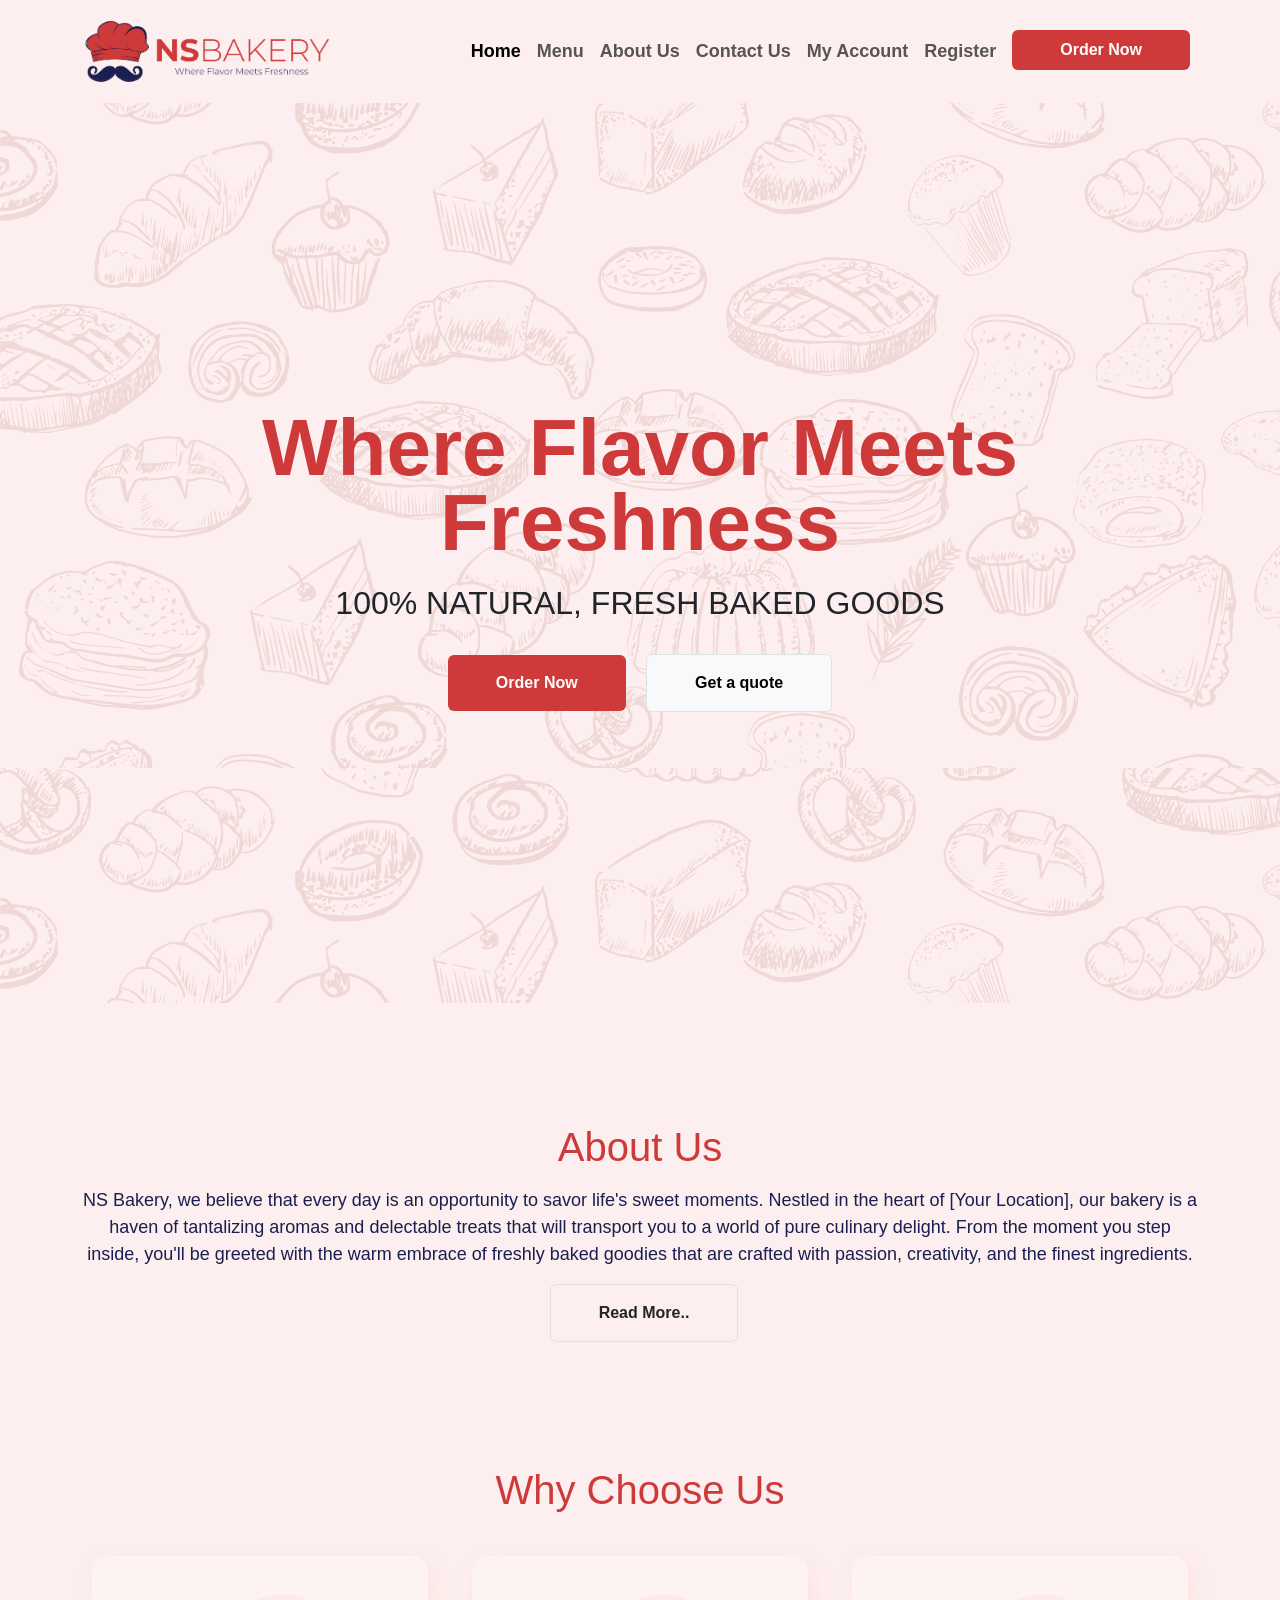
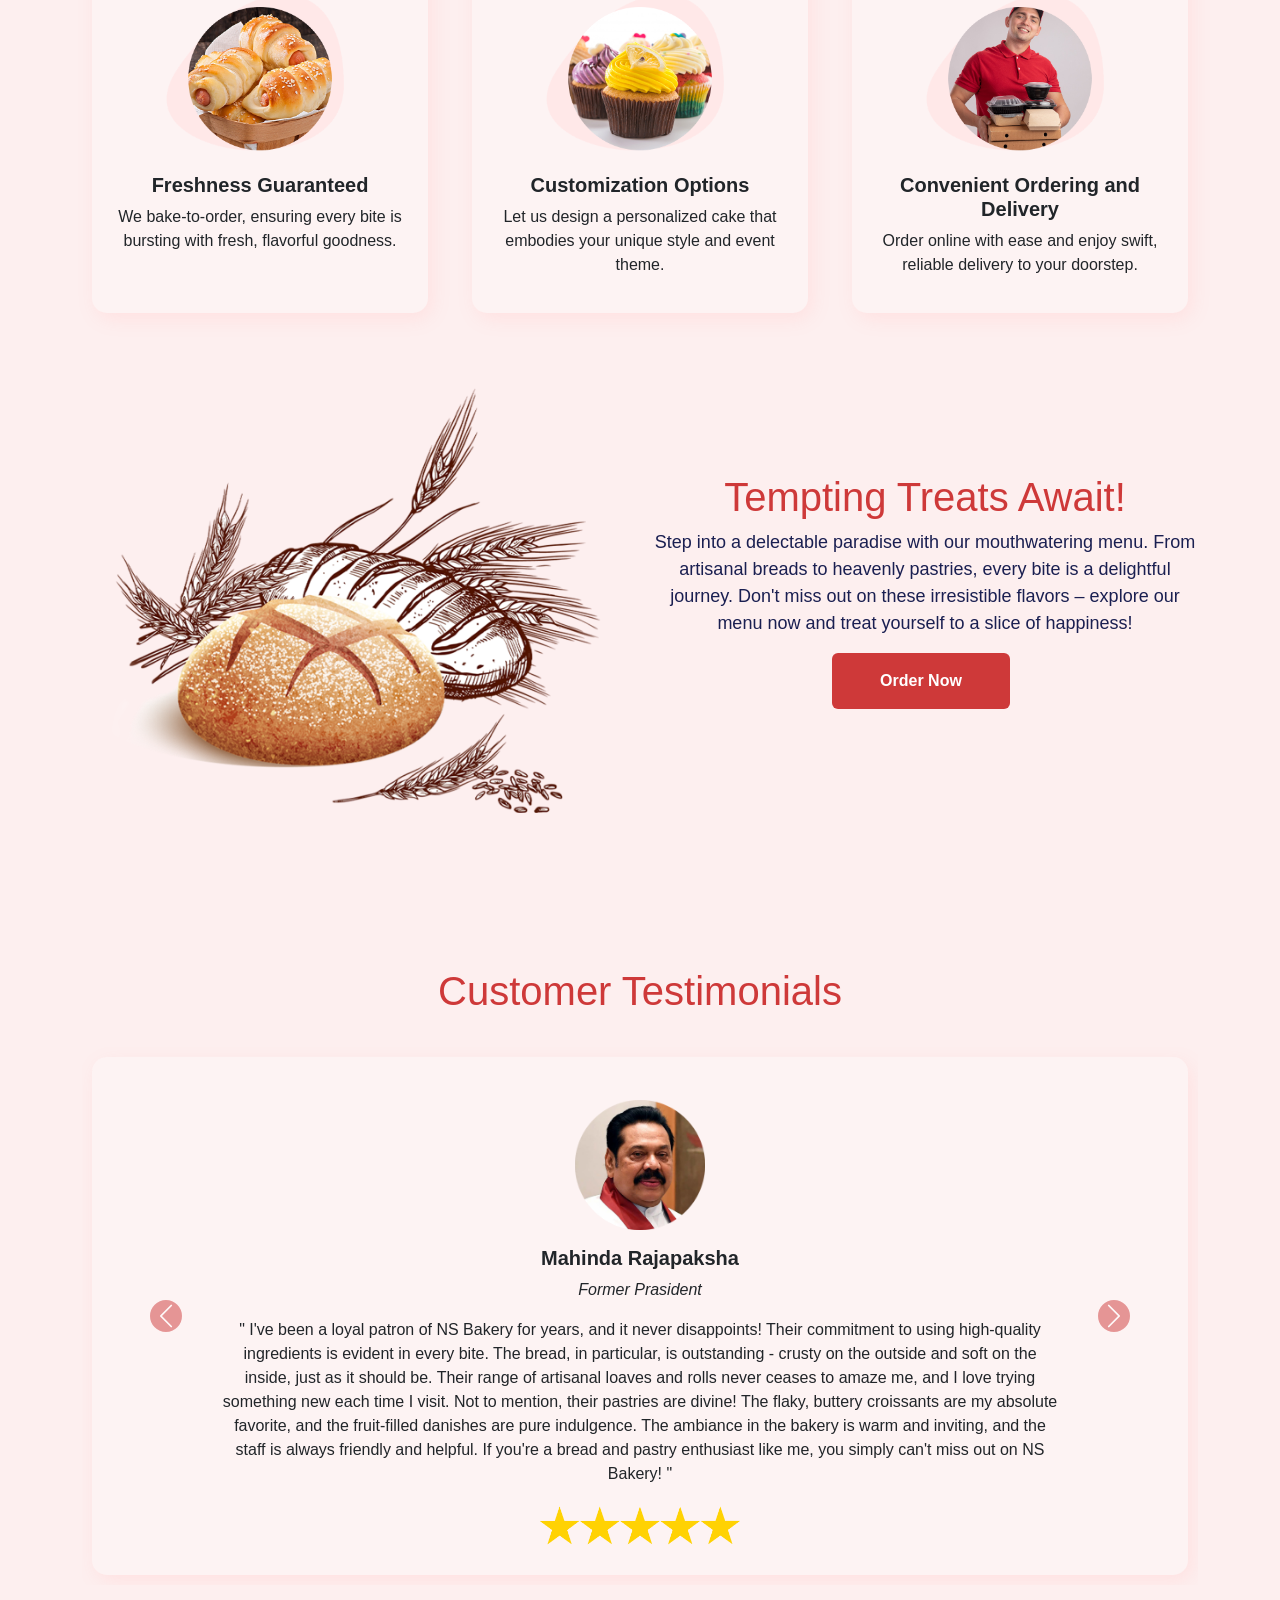
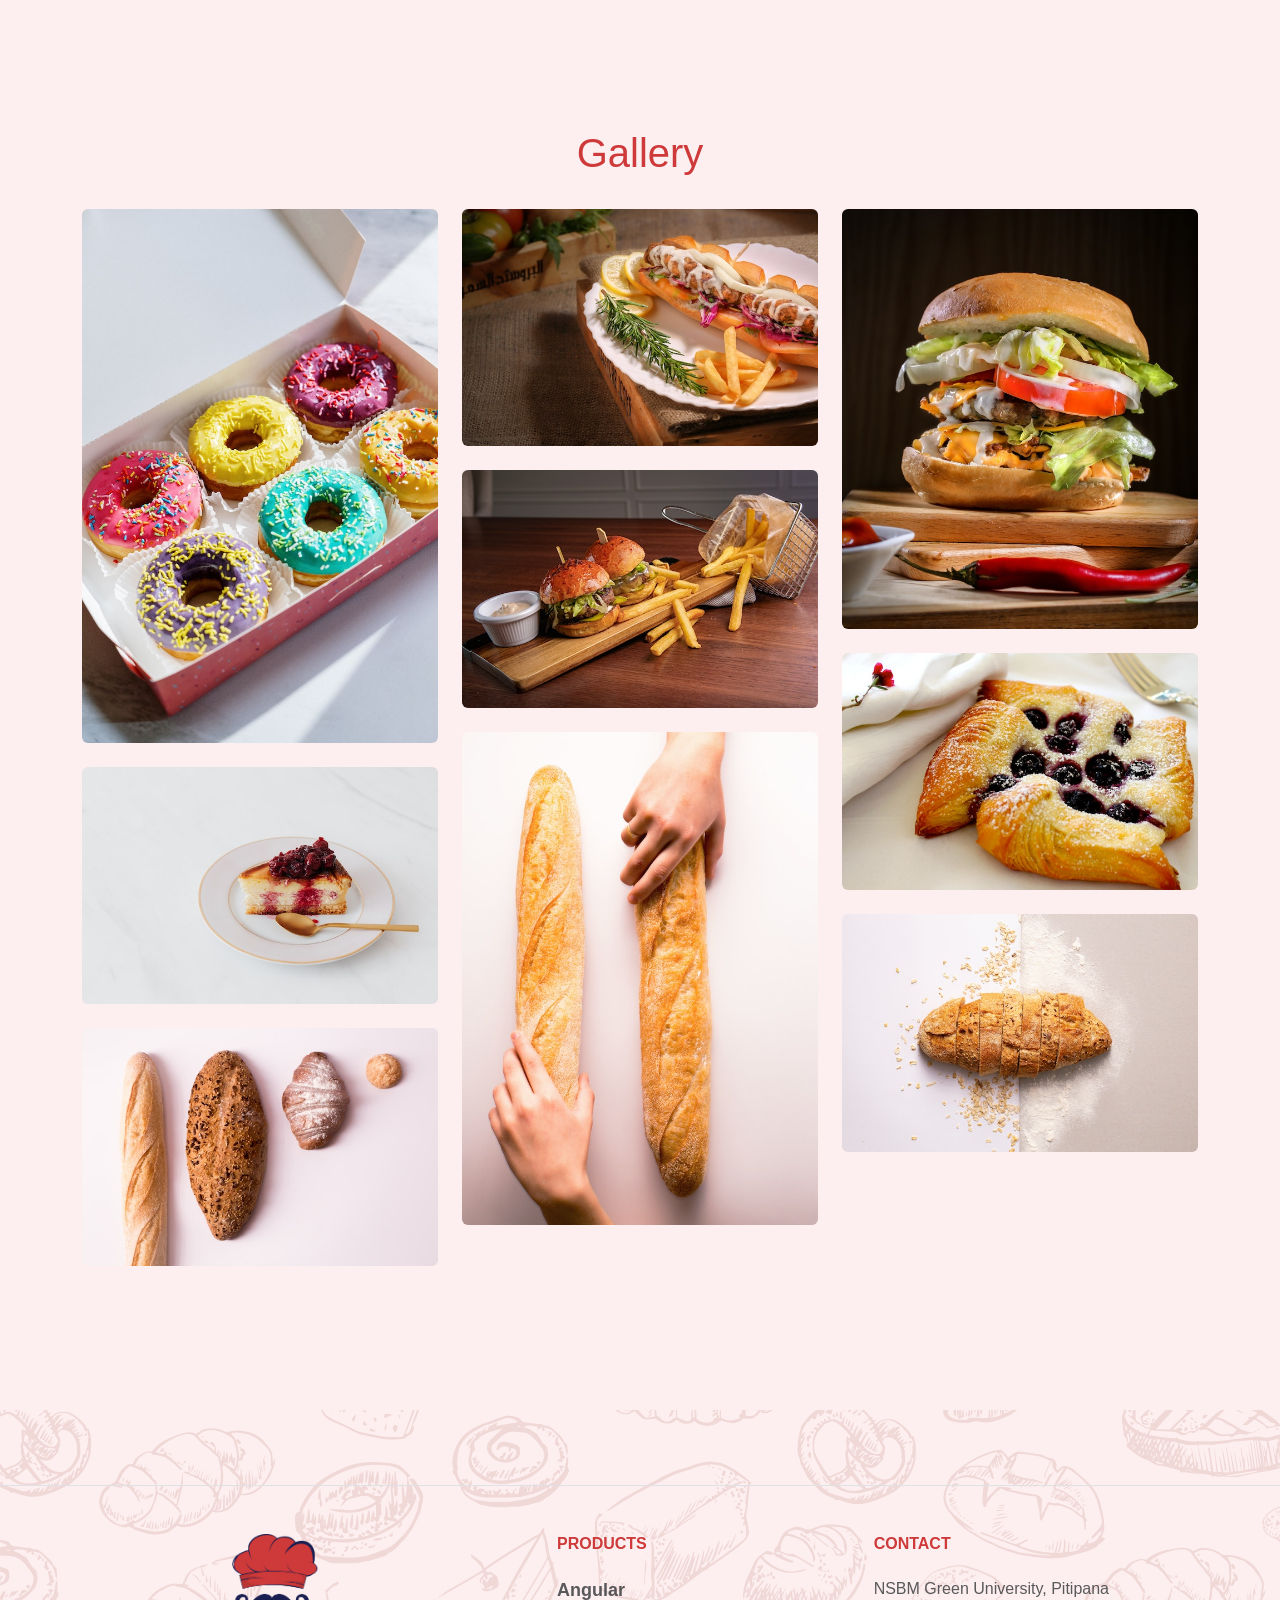
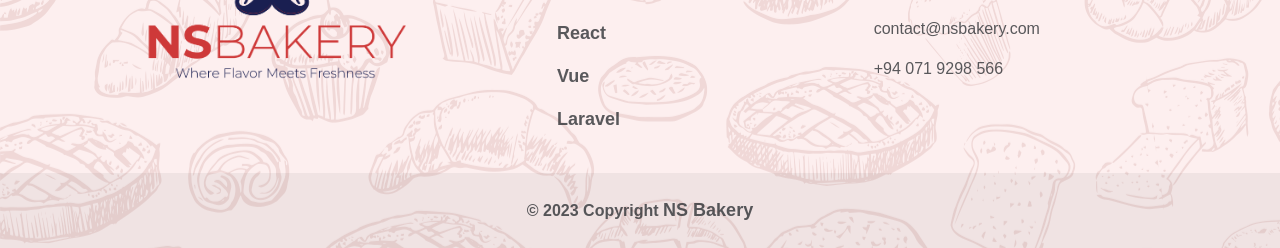
<file: index.html>
<!DOCTYPE html>
<html lang="en">
<head> 
    <meta charset="UTF-8">
    <meta name="viewport" content="width=device-width, initial-scale=1.0">
    <title>NS Bakery</title>
    <link rel="icon" href="img/logo/Logo web.png">
    <link rel="stylesheet" href="css/style.css">
    <!--Bostrap Linked-->
  <link href="https://cdn.jsdelivr.net/npm/bootstrap@5.3.1/dist/css/bootstrap.min.css" rel="stylesheet"
    integrity="sha384-4bw+/aepP/YC94hEpVNVgiZdgIC5+VKNBQNGCHeKRQN+PtmoHDEXuppvnDJzQIu9" crossorigin="anonymous">
    
</head>
<body style="font-family: var(--font-base); background-image: url(hero.png);">
    <!--Navbar section start-->
   
    <div class="backcolor">
      <nav class="navbar navbar-expand-lg navbar-light  ">
        <div class="container">
          <a class="navbar-brand" href="index.html"><img src="img/logo/Logo web.png" height="auto" width="250"></a>
          <button class="navbar-toggler" type="button" data-bs-toggle="collapse" data-bs-target="#navbarNavDropdown"
            aria-controls="navbarNavDropdown" aria-expanded="false" aria-label="Toggle navigation">
            <span class="navbar-toggler-icon"></span>
          </button>
          <div class="collapse navbar-collapse " id="navbarNavDropdown">
            <ul class="navbar-nav ms-auto">
              <li class="nav-item">
                <a class="nav-link active" aria-current="page" href="index.html">Home</a>
              </li>
              <li class="nav-item">
                <a class="nav-link" href="menu.php?id=123">Menu</a>
              </li>
              <li class="nav-item">
                <a class="nav-link" href="AboutUs.html">About Us</a>
              </li>
              <li class="nav-item">
                <a class="nav-link" href="cantactus.html">Contact Us</a>
              </li>
              <li class="nav-item">
                <a class="nav-link" href="adminlog.html">My Account</a>
              </li>
              <li class="nav-item">
                <a class="nav-link" href="Register.html">Register</a>
              </li>
              <li class="nav-item">
                <a class="btn btn-primary mx-2 px-5 py-2 border-0" href="menu.php">Order Now</a>
              </li>
    
            </ul>
          </div>
        </div>
      </nav>
    </div>
    <!--Navbar section end-->


    <!--Hero section start-->

    <div  class="col-12 min-vh-100 text-center align-items-center d-flex" >
      <div class="container text-center align-item-center">
      <div class="col-12">
        <div>
          <h1 class=" herotext py-3">Where Flavor Meets Freshness</h1>
          <h2 class="pb-4">100% NATURAL, FRESH BAKED GOODS</h2>  
        </div>
        <div>
          <a class="btn btn-primary me-2 px-5 py-3 border-0" href="menu.php">Order Now</a>
          <a class="btn btn-light ms-2 px-5 py-3 border" href="cantactus.html">Get a quote</a>
        </div>
      </div>


    </div>
    </div>

    <!--Hero section end-->



    <!--About us section start-->

  <div class="section-padding" style="background-color: var(--c-background);">
      <div class="container">
    <h1 class="title">
      About Us
    </h1>
    <p class="my-3
     p-text">
      NS Bakery, we believe that every day is an opportunity to savor life's sweet moments. Nestled in the heart of [Your Location], our bakery is a haven of tantalizing aromas and delectable treats that will transport you to a world of pure culinary delight. From the moment you step inside, you'll be greeted with the warm embrace of freshly baked goodies that are crafted with passion, creativity, and the finest ingredients.
    </p>
    <div class="text-center">
    <a class="btn btn ms-2 px-5 py-3 border"  href="#">Read More..</a>
    </div>
    </div>
  </div>

    <!--About us section end-->

    <!--Why Choose Us Section Start-->

<div class="section-padding pt-1 pb-5" style="background-color: var(--c-background);">

  <div class=" container">

    <h1 class="title pb-4">Why Choose Us</h1>

    <div class="row row-cols-1 row-cols-md-3 g-4 text-center">
      <div class="col">
        <div class="card h-100">
          <img src="img/Content/1.png" class="card-img-top" alt="...">
          <div class="card-body">
            <h5 class="card-title">Freshness Guaranteed</h5>
            <p class="card-text">We bake-to-order, ensuring every bite is bursting with fresh, flavorful goodness.</p>
          </div>
        </div>
      </div>
      <div class="col">
        <div class="card h-100">
          <img src="img/Content/2.png" class="card-img-top" alt="...">
          <div class="card-body">
            <h5 class="card-title">Customization Options</h5>
            <p class="card-text">Let us design a personalized cake that embodies your unique style and event theme.</p>
          </div>
        </div>
      </div>
      <div class="col">
        <div class="card h-100">
          <img src="img/Content/3.png" class="card-img-top" alt="...">
          <div class="card-body">
            <h5 class="card-title">Convenient Ordering and Delivery</h5>
            <p class="card-text">Order online with ease and enjoy swift, reliable delivery to your doorstep.</p>
          </div>
        </div>
      </div>
      
    </div>
    
  </div>

</div>

    <!--Why Choose Us Section end-->

    <!--Order Section start-->

    <div class="backcolor">
      <div class="container">
        <div class="row">
          <div class="col-md-6">
            <div class="text-center">
              <img src="img/Content/Banner image.png" class="rounded" alt="...">
            </div>

          </div>
          <div class="col-md-6 align-self-center ">
          
            <h1 class="title">Tempting Treats Await!</h1>
            <p class="p-text">
              Step into a delectable paradise with our mouthwatering menu. From artisanal breads to heavenly pastries, every bite is a delightful journey. Don't miss out on these irresistible flavors – explore our menu now and treat yourself to a slice of happiness! 
              <div class="text-center">
                <a class="btn btn-primary me-2 px-5 py-3 border-0"href="#">Order Now</a>
              </div>
            </p>
          </div>
          </div>
        </div>
        
      </div>

    </div>

    <!--Order Section end -->



    <!--Our happy costomer start-->

    <div class="section-padding" style="background-color: var(--c-background);"> 

      <h1 class="title">Customer Testimonials</h1>
      <br>

    <div class="container ">


    <div id="carouselExampleControls" class="carousel slide " data-bs-ride="carousel">
      <div class="carousel-inner ">
        <div class="carousel-item active ">
          <div class="card text-center card-padding" >
            <div class="row">
              <div class=" col-3 ">
                
              </div>
              <div class=" col-6 text-center">
               <img id="profile-pic" src="img/Content/mahinda.png"  class="card-img-top"  alt="...">
              </div>
              <div class=" col-3 text">
                
              </div>
            </div>  
            <div class="card-body">
              <h5 class="card-title">Mahinda Rajapaksha</h5>
              <p><i>Former Prasident</i></p>
              <p class="card-text">  " I've been a loyal patron of NS Bakery for years, and it never disappoints! Their commitment to using high-quality ingredients is evident in every bite. The bread, in particular, is outstanding - crusty on the outside and soft on the inside, just as it should be. Their range of artisanal loaves and rolls never ceases to amaze me, and I love trying something new each time I visit. Not to mention, their pastries are divine! The flaky, buttery croissants are my absolute favorite, and the fruit-filled danishes are pure indulgence. The ambiance in the bakery is warm and inviting, and the staff is always friendly and helpful. If you're a bread and pastry enthusiast like me, you simply can't miss out on NS Bakery! "</p>
              <img id="star" src="img/Content/stars.png"  class=""  alt="...">
            
            </div>
          </div>
        </div>
        <div class="carousel-item">

          <div class="card text-center card-padding" >
            <div class="row">
              <div class=" col-3 ">
                
              </div>
              <div class=" col-6 text-center">
               <img id="profile-pic" src="img/Content/piumi.png"  class="card-img-top"  alt="...">
              </div>
              <div class=" col-3 text">
                
              </div>
            </div>  
            <div class="card-body">
              <h5 class="card-title">Piumi Hansamali</h5>
              <p><i>Actress</i></p>
              <p class="card-text">  " I've been searching for a bakery that caters to my gluten-free needs without compromising on taste, and I finally found it at [Bakery Name]! Their gluten-free selection is extensive, and I can enjoy everything from cakes to cookies without worry. The gluten-free chocolate chip cookies are addictive - soft, chewy, and packed with flavor. I also appreciate that they take food allergies seriously and have clear labeling for all their products. Beyond the gluten-free options, their regular treats are equally scrumptious. The apple pie with a perfectly flaky crust and the rich, velvety chocolate cake are must-haves. I'm so grateful to have discovered [Bakery Name], and I'll be a loyal customer for life! "</p>
              <img id="star" src="img/Content/stars.png"  class=""  alt="...">
            
            </div>
          </div>
          
          
        </div>

        <div class="carousel-item">

          <div class="card text-center card-padding" >
            <div class="row">
              <div class=" col-3 ">
                
              </div>
              <div class=" col-6 text-center">
               <img id="profile-pic" src="img/Content/pic.png"  class="card-img-top"  alt="...">
              </div>
              <div class=" col-3 text">
                
              </div>
            </div>  
            <div class="card-body">
              <h5 class="card-title">Nilantha Karunarathna</h5>
              <p><i>Bank Manager</i></p>
              <p class="card-text">  " When it comes to custom cakes, Ns Bakery is the place to go. I had the pleasure of ordering my daughter's first birthday cake from them, and it was a showstopper! The attention to detail in the design was exceptional, and they perfectly captured the theme I had in mind. Beyond the appearance, the cake tasted heavenly. The moist layers, luscious filling, and delectable frosting combined to create a mouthwatering experience for everyone at the party. Many guests asked where I got the cake from, and I proudly pointed them to this bakery. Their creativity, professionalism, and commitment to delivering not just a cake but a memorable centerpiece for our celebration were truly remarkable. Thank you, [Bakery Name], for making our little one's birthday so special! "</p>
              <img id="star" src="img/Content/stars.png"  class=""  alt="...">
            
            </div>
          </div>
          
          
        </div>

      </div>
      <button class="carousel-control-prev" type="button" data-bs-target="#carouselExampleControls" data-bs-slide="prev">
        <span class="carousel-control-prev-icon" aria-hidden="true"></span>
        <span class="visually-hidden">Previous</span>
      </button>
      <button class="carousel-control-next" type="button" data-bs-target="#carouselExampleControls" data-bs-slide="next">
        <span class="carousel-control-next-icon" aria-hidden="true"></span>
        <span class="visually-hidden">Next</span>
      </button>
    </div>

  </div>

</div>

    <!--Our happy costomer end-->


    <!--Gallery Start-->

    <div class="section-padding pt-4" style="background-color: var(--c-background);">
      <div class="container">
        <h1 class="title mb-2">Gallery</h1>
        <br>
        <div class="row">
          <div class="col-lg-4 col-md-4 mb-4 mb-lg-0">
            <img
              src="img/Content/g1.jpg"
              class="w-100 shadow-1-strong rounded mb-4"
              alt="Boat on Calm Water"
            />
        
            <img
              src="img/Content/g2.jpg"
              class="w-100 shadow-1-strong rounded mb-4"
              alt="Wintry Mountain Landscape"
            />

            <img
              src="img/Content/g14.jpg"
              class="w-100 shadow-1-strong rounded mb-4"
              alt="Wintry Mountain Landscape"
            />
          </div>
        
          <div class="col-lg-4 mb-4 mb-lg-0">
            <img
              src="img/Content/g3.jpg"
              class="w-100 shadow-1-strong rounded mb-4"
              alt="Mountains in the Clouds"
            />
        
            <img
              src="img/Content/g4.jpg"
              class="w-100 shadow-1-strong rounded mb-4"
              alt="Boat on Calm Water"
            />

            <img
              src="img/Content/g13.jpg"
              class="w-100 shadow-1-strong rounded mb-4"
              alt="Boat on Calm Water"
            />
          </div>
        
          <div class="col-lg-4 mb-4 mb-lg-0">
            <img
              src="img/Content/g5.jpg"
              class="w-100 shadow-1-strong rounded mb-4"
              alt="Waves at Sea"
            />
        
            <img
              src="img/Content/g11.jpg"
              class="w-100 shadow-1-strong rounded mb-4"
              alt="Yosemite National Park"
            />

            <img
              src="img/Content/g8.jpg"
              class="w-100 shadow-1-strong rounded mb-4"
              alt="Yosemite National Park"
            />
            
          </div>
          

          
            
        

          
        </div>
      </div>
    </div>

    <!--Gallery End-->




    <!-- Footer Start-->
<footer id="hero" style="background-image: url(hero.png);"  class="text-center text-lg-start bg-light text-muted">
  <!-- Section: Social media -->
  <section class="d-flex justify-content-center justify-content-lg-between p-4 border-bottom">

    <!-- Right -->
    <div>
      <a href="" class="me-4 text-reset">
        <i class="fab fa-facebook-f"></i>
      </a>
      <a href="" class="me-4 text-reset">
        <i class="fab fa-twitter"></i>
      </a>
      <a href="" class="me-4 text-reset">
        <i class="fab fa-google"></i>
      </a>
      <a href="" class="me-4 text-reset">
        <i class="fab fa-instagram"></i>
      </a>
      <a href="" class="me-4 text-reset">
        <i class="fab fa-linkedin"></i>
      </a>
      <a href="" class="me-4 text-reset">
        <i class="fab fa-github"></i>
      </a>
    </div>
    <!-- Right -->
  </section>
  <!-- Section: Social media -->

  <!-- Section: Links  -->
  <section class="">
    <div class="container text-center text-md-start mt-5">
      <!-- Grid row -->
      <div class="row mt-3">
        <!-- Grid column -->
        <div class="col-md-3 col-lg-4 col-xl-3 mx-auto mb-4">
          <!-- Content -->
          <img src="img/logo/Logo.png" width="350" height="auto">
          <br><br>
          
        </div>
        <!-- Grid column -->

        <!-- Grid column -->
        <div class="col-md-2 col-lg-2 col-xl-2 mx-auto mb-4">
          <!-- Links -->
          <h6 style="color: var(--c-primary);" class="text-uppercase fw-bold mb-4">
            Products
          </h6>
          <p>
            <a href="#!" class="text-reset">Angular</a>
          </p>
          <p>
            <a href="#!" class="text-reset">React</a>
          </p>
          <p>
            <a href="#!" class="text-reset">Vue</a>
          </p>
          <p>
            <a href="#!" class="text-reset">Laravel</a>
          </p>
        </div>
        <!-- Grid column -->

        <!-- Grid column -->
        <div class="col-md-4 col-lg-3 col-xl-3 mx-auto mb-md-0 mb-4">
          <!-- Links -->
          <h6 style="color: var(--c-primary);" class="text-uppercase fw-bold mb-4">Contact</h6>
          <p style="font-weight: 500;">NSBM Green University, Pitipana</p>
          <p style="font-weight: 500;">contact@nsbakery.com</p>
          <p style="font-weight: 500;">+94 071 9298 566</p>
        </div>
        <!-- Grid column -->
      </div>
      <!-- Grid row -->
    </div>
  </section>
  <!-- Section: Links  -->

  <!-- Copyright -->
  <div class="text-center p-4" style="font-weight: 600; background-color: rgba(0, 0, 0, 0.05);">
    © 2023 Copyright
    <a class="text-reset fw-bold" >NS Bakery</a>
  </div>
  <!-- Copyright -->
</footer>


<!-- Footer end-->


    <!--Java script linked-->
    <script src="https://cdn.jsdelivr.net/npm/bootstrap@5.0.2/dist/js/bootstrap.bundle.min.js" integrity="sha384-MrcW6ZMFYlzcLA8Nl+NtUVF0sA7MsXsP1UyJoMp4YLEuNSfAP+JcXn/tWtIaxVXM" crossorigin="anonymous"></script>
    
</body>
</html>
</file>
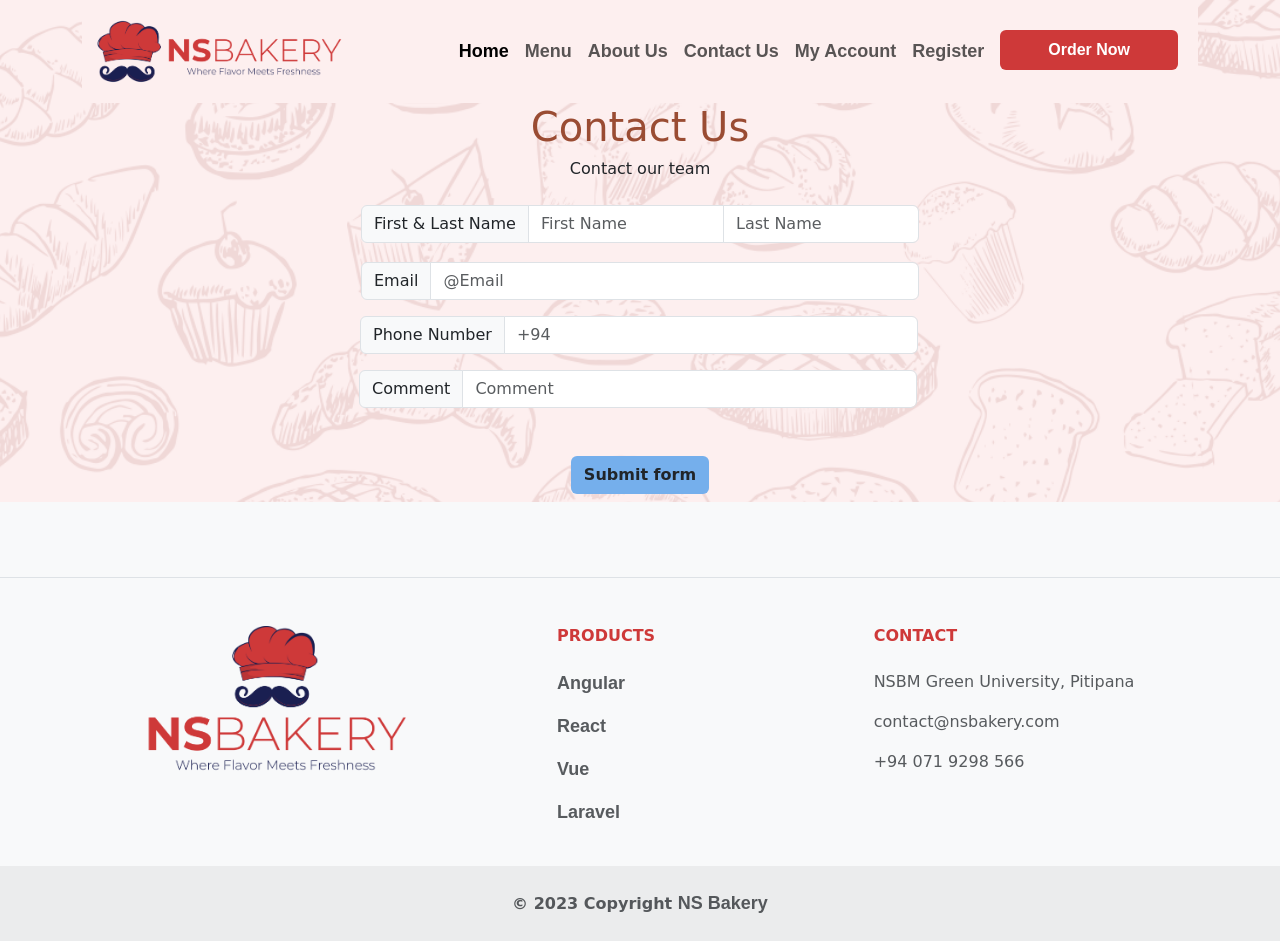
<file: cantactus.html>
<!DOCTYPE html>
<html lang="en">

<head>
  <meta charset="UTF-8">
  <meta name="viewport" content="width=device-width, initial-scale=1.0">
  <title>Contact Us</title>
  <link rel="icon" href="img/logo/Logo web.png">
  <link rel="stylesheet" href="css/style.css">
  <link href="https://cdn.jsdelivr.net/npm/bootstrap@5.3.0/dist/css/bootstrap.min.css" rel="stylesheet"
    integrity="sha384-9ndCyUaIbzAi2FUVXJi0CjmCapSmO7SnpJef0486qhLnuZ2cdeRhO02iuK6FUUVM" crossorigin="anonymous">
  <style>
    body {
      background-image: url(hero.png);
      background-repeat: no-repeat;
      background-size: cover;
      background-position: center;
      background-attachment: fixed;
    }
  </style>
</head>

<body id="body">
  <div class="container">

    <div class="backcolor">
      <nav class="navbar navbar-expand-lg navbar-light  ">
        <div class="container">
          <a class="navbar-brand" href="index.html"><img src="img/logo/Logo web.png" height="auto" width="250"></a>
          <button class="navbar-toggler" type="button" data-bs-toggle="collapse" data-bs-target="#navbarNavDropdown"
            aria-controls="navbarNavDropdown" aria-expanded="false" aria-label="Toggle navigation">
            <span class="navbar-toggler-icon"></span>
          </button>
          <div class="collapse navbar-collapse " id="navbarNavDropdown">
            <ul class="navbar-nav ms-auto">
              <li class="nav-item">
                <a class="nav-link active" aria-current="page" href="index.html">Home</a>
              </li>
              <li class="nav-item">
                <a class="nav-link" href="menu.php">Menu</a>
              </li>
              <li class="nav-item">
                <a class="nav-link" href="AboutUs.html">About Us</a>
              </li>
              <li class="nav-item">
                <a class="nav-link" href="cantactus.html">Contact Us</a>
              </li>
              <li class="nav-item">
                <a class="nav-link" href="log.php">My Account</a>
              </li>
              <li class="nav-item">
                <a class="nav-link" href="Register.html">Register</a>
              </li>
              <li class="nav-item">
                <a class="btn btn-primary mx-2 px-5 py-2 border-0" href="menu.php">Order Now</a>
              </li>
    
            </ul>
          </div>
        </div>
      </nav>
    </div>

    <div class="container-fluid"></div>


    <center>
      <h1 style="color: rgb(154, 76, 51);">Contact Us</h1>
      <center>
        <CENER>
          <h6>Contact our team<h6><br>


              <form action="contactus.php" method="post">
                <div class=" col-md-8 col-xl-6">
                  <div class="input-group">
                    <span class="input-group-text">First & Last Name</span>
                    <input type="text" placeholder="First Name" aria-label="First name" name="fname"
                      class="form-control">
                    <input type="text" placeholder="Last Name" aria-label="Last name" name="lname" class="form-control">
                  </div>
                  <br>

                  <div class="input-group input-group-sm mb-3 col-xl-4">
                    <div class="input-group mb-3">
                      <span class="input-group-text" id="inputGroup-sizing-default">Email</span>
                      <input type="text" placeholder="@Email" name="email" class="form-control"
                        aria-label="Sizing example input" aria-describedby="inputGroup-sizing-default">
                    </div>
                    <div class="input-group input-group-sm mb-3 col-xl-4">
                      <div class="input-group mb-3">
                        <span class="input-group-text" id="inputGroup-sizing-default">Phone Number</span>
                        <input type="number" placeholder="+94" name="number" class="form-control"
                          aria-label="Sizing example input" aria-describedby="inputGroup-sizing-default">
                      </div>
                      <div class="input-group mb-3">
                        <span class="input-group-text" id="inputGroup-sizing-default">Comment</span>
                        <input type="text" placeholder="Comment" name="comment" class="form-control"
                          aria-label="Sizing example input" aria-describedby="inputGroup-sizing-default">
                      </div>
                    </div>
                  </div>
                </div>
                <div class="col-12">
                  <button class="btn " style="background-color: rgb(117, 175, 236);" type="submit">Submit form</button>
                </div>
              </form>

  </div>

  <footer id="hero" class="text-center text-lg-start bg-light text-muted">
    <!-- Section: Social media -->
    <section class="d-flex justify-content-center justify-content-lg-between p-4 border-bottom">

      <!-- Right -->
      <div>
        <a href="" class="me-4 text-reset">
          <i class="fab fa-facebook-f"></i>
        </a>
        <a href="" class="me-4 text-reset">
          <i class="fab fa-twitter"></i>
        </a>
        <a href="" class="me-4 text-reset">
          <i class="fab fa-google"></i>
        </a>
        <a href="" class="me-4 text-reset">
          <i class="fab fa-instagram"></i>
        </a>
        <a href="" class="me-4 text-reset">
          <i class="fab fa-linkedin"></i>
        </a>
        <a href="" class="me-4 text-reset">
          <i class="fab fa-github"></i>
        </a>
      </div>
      <!-- Right -->
    </section>
    <!-- Section: Social media -->
    <!-- Section: Links  -->
    <section class="">
      <div class="container text-center text-md-start mt-5">
        <!-- Grid row -->
        <div class="row mt-3">
          <!-- Grid column -->
          <div class="col-md-3 col-lg-4 col-xl-3 mx-auto mb-4">
            <!-- Content -->
            <img src="img/logo/Logo.png" width="350" height="auto">
            <br><br>

          </div>
          <!-- Grid column -->

          <!-- Grid column -->
          <div class="col-md-2 col-lg-2 col-xl-2 mx-auto mb-4">
            <!-- Links -->
            <h6 style="color: var(--c-primary);" class="text-uppercase fw-bold mb-4">
              Products
            </h6>
            <p>
              <a href="#!" class="text-reset">Angular</a>
            </p>
            <p>
              <a href="#!" class="text-reset">React</a>
            </p>
            <p>
              <a href="#!" class="text-reset">Vue</a>
            </p>
            <p>
              <a href="#!" class="text-reset">Laravel</a>
            </p>
          </div>
          <!-- Grid column -->

          <!-- Grid column -->
          <div class="col-md-4 col-lg-3 col-xl-3 mx-auto mb-md-0 mb-4">
            <!-- Links -->
            <h6 style="color: var(--c-primary);" class="text-uppercase fw-bold mb-4">Contact</h6>
            <p style="font-weight: 500;">NSBM Green University, Pitipana</p>
            <p style="font-weight: 500;">contact@nsbakery.com</p>
            <p style="font-weight: 500;">+94 071 9298 566</p>
          </div>
          <!-- Grid column -->
        </div>
        <!-- Grid row -->
      </div>
    </section>
    <!-- Section: Links  -->

    <!-- Copyright -->
    <div class="text-center p-4" style="font-weight: 600; background-color: rgba(0, 0, 0, 0.05);">
      © 2023 Copyright
      <a class="text-reset fw-bold">NS Bakery</a>
    </div>
    <!-- Copyright -->
  </footer>

  </div>

  <script src="https://cdn.jsdelivr.net/npm/bootstrap@5.3.0/dist/js/bootstrap.bundle.min.js"
    integrity="sha384-geWF76RCwLtnZ8qwWowPQNguL3RmwHVBC9FhGdlKrxdiJJigb/j/68SIy3Te4Bkz" crossorigin="anonymous">
    </script>
</body>

</html>
</file>
<file: css/style.css>
/*Color, Fonts and Variable Setup*/

:root{
    --font-base:"montserrat",sans-serif;
    --c-primary:#CE3939;
    --c-secondry:#1A1F51;
    --c-secondry2:#D1A29F; 
    --c-background:#fdefef;
   
}


body{
    font-family:var(--font-base);
}

.h1 .h2 .h3 .h4 .h5 .h6{
    font: weight 600 ;
}

a{
    text-decoration: none;
    color:var(--c-primary);
}

a:hover{
    color: var(--c-secondry);
}

.section-padding{
    padding-top:120px;
    padding-bottom: 120px;   
}

img{
    max-width: 100%;
    height: auto;
}




/*Background, Button and text css Setup*/


.backcolor{
    background-color:var(--c-background);
}

.btn{
   font-weight: 600 !important;
}

.btn-primary{
    background-color: #CE3939 !important;  
}

.btn:hover{
    background-color: #1A1F51 !important;
    color: var(--c-background) !important;
}


.title{
    text-align: center;
    color: #CE3939;
    font-weight: 500;
}

.p-text{
    text-align: center;
    color: #1A1F51;
    font-size: 18px;
}





/*Navbar css Setup*/
.navbar{
    font-family:var(--font-base);
    font-size: 18px;
    font-weight:600;
}

.navcolor{
    background-color:var(--c-background);
}


.background-image{
    background: url(../img/content/hero.png) !important;
    background-repeat: no-repeat !important;
    background-size: cover !important;
}



/*Hero css setup*/

.hero{
    background: url(../img/content/hero.png);
    background-repeat: no-repeat;
    background-size: cover;
    

}

.herotext{
    font-family: var(--font-base);
    font-size: 80px;
    line-height: 75px ;
    font-weight: 700;
    color: #CE3939;
}


/*Card css setup*/

.card{
    background-color: #fdf3f3 !important;
    border: none !important;
    border-radius: 15px !important;
    box-shadow: 4px 6px 20px #ffe1e1 !important;
    margin: 10px;
}

.card-img-top{
    padding: 10% 20% 0% 20%;
}

.card-title{
    font-weight: 600;
}


/*testomonial css setup*/


.carousel-control-prev-icon, .carousel-control-next-icon {
    height: 100px;
    width: 100px;
    outline:none;
    background-color:#CE3939;
    background-size: 100%, 100%;
    border-radius: 50%;
    border: 2px solid #CE3939;
    padding: 5px;
}

#profile-pic{
    width:300px !important; 
    height: auto !important;
    

}

#star{ 
    width: 200px !important; 
    height: auto !important;

}

.card-padding{
    padding: 0px 10% 10px 10% ;
}



/*footer css setup*/

.text-reset{
    font-family:var(--font-base) !important;
    font-size: 18px !important;
    font-weight:600 !important;
    text-decoration: none;

}
</file>
